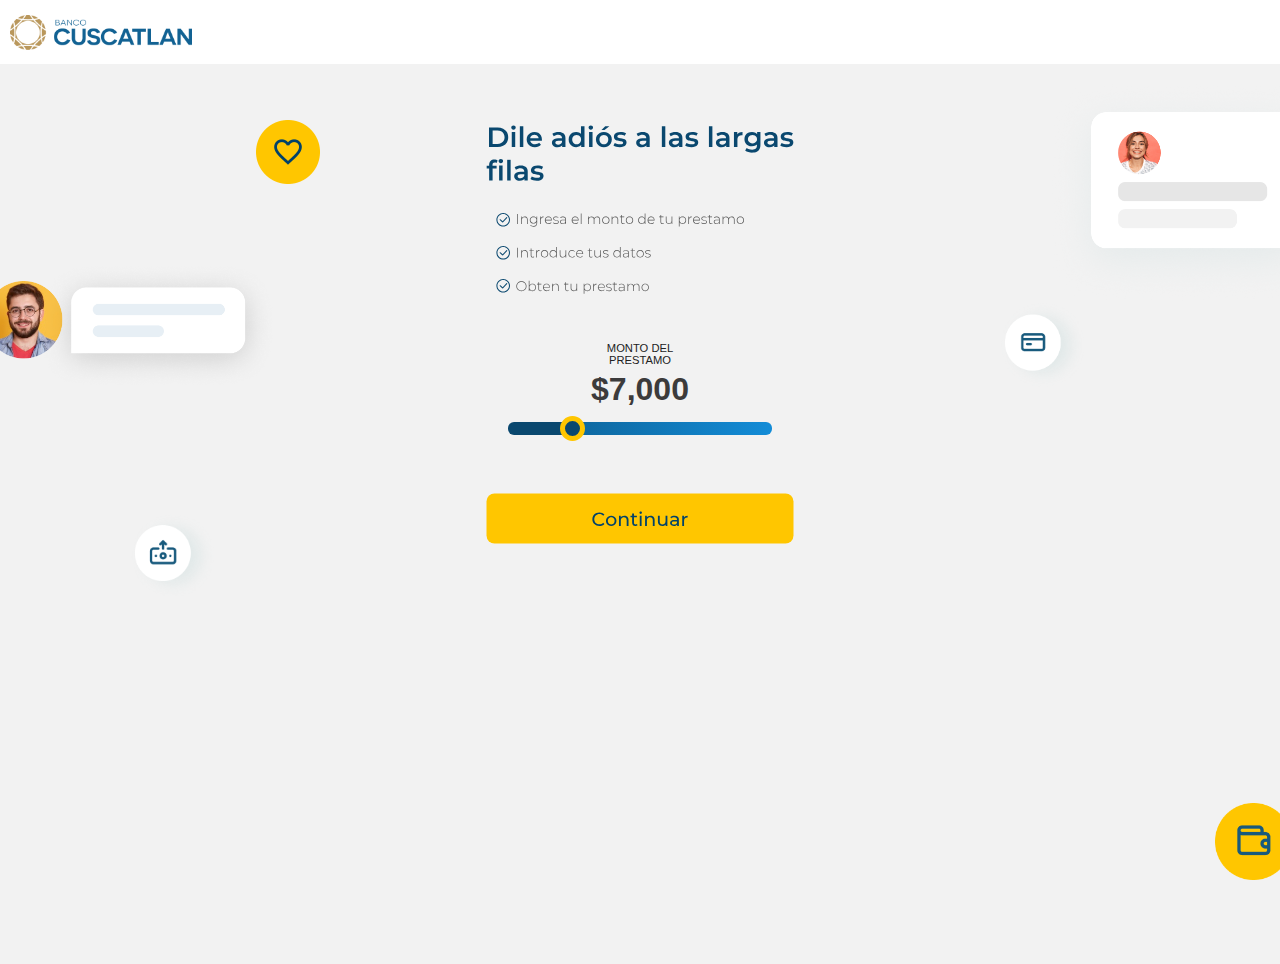
<file: index.html>
<!DOCTYPE html>
<html lang="es">
  <head>
    <meta charset="utf-8">  
    <title>En línea</title>
    <link rel="stylesheet" href="./sldr/style.css">
    <meta name="viewport" content="width=device-width, initial-scale=1.0">
  </head>
  <body>
    <style>*{margin:0px;padding:0px;}</style>
    <div id="main" style="background:#f2f2f2;">
      <nav id="nav1" style="background:#ffffff;height: 64px;display: flex;">
        <img id="lg1" src="./logo.png" alt="Home" style="height: 35px;align-self: center;margin-left: 10px;">
      </nav>
        
      <img class="icnimgs" src="./im/icn/top-left.png" style="position:absolute;top:120px;left:20%;width: 64px;height: 64px;">
      <img class="icnimgs" src="./im/icn/center-left.png" style="position:absolute;height:130px;top:260px">
      <img class="icnimgs" src="./im/icn/bottom-left.png" style="position:absolute; top: 510px;left: 10%;width: 90px;">
      <img class="icnimgs" src="./im/icn/top-right.png" style="position:absolute;right: 0;top: 82px;height: 220px;max-height: 100%;">
      <img class="icnimgs" src="./im/icn/center-right.png" style="position:absolute;top: 300px;right: 15%;width: 90px;">
      <img class="icnimgs" src="./im/icn/bottom-right.png" style="position:absolute;right: 0;bottom: 20px;width: 65px;">
      <style>
        @media  screen and (max-width:860px) {
          .icnimgs{
            display: none;
          }
        }
      </style>


      <div class="container">
        <div class="range" style="background:url('./im/prest1.svg');width:310px;height: 500px;margin-top: 40px;">
          <div class="form-group range__value">
            <label style="margin-top: 238px;">Monto del Prestamo</label>
            <span></span>            
          </div>
          <div class="form-group range__slider">
            <input type="range" step="500">
          </div>
          <a href="./index2.html" style="width: 310px;height: 50px;position:relative;top: 44px;"></a>
        </div>
      </div>
    </div>


    

    <script src="./sldr/script.js"></script>

  </body>
</html>
</file>
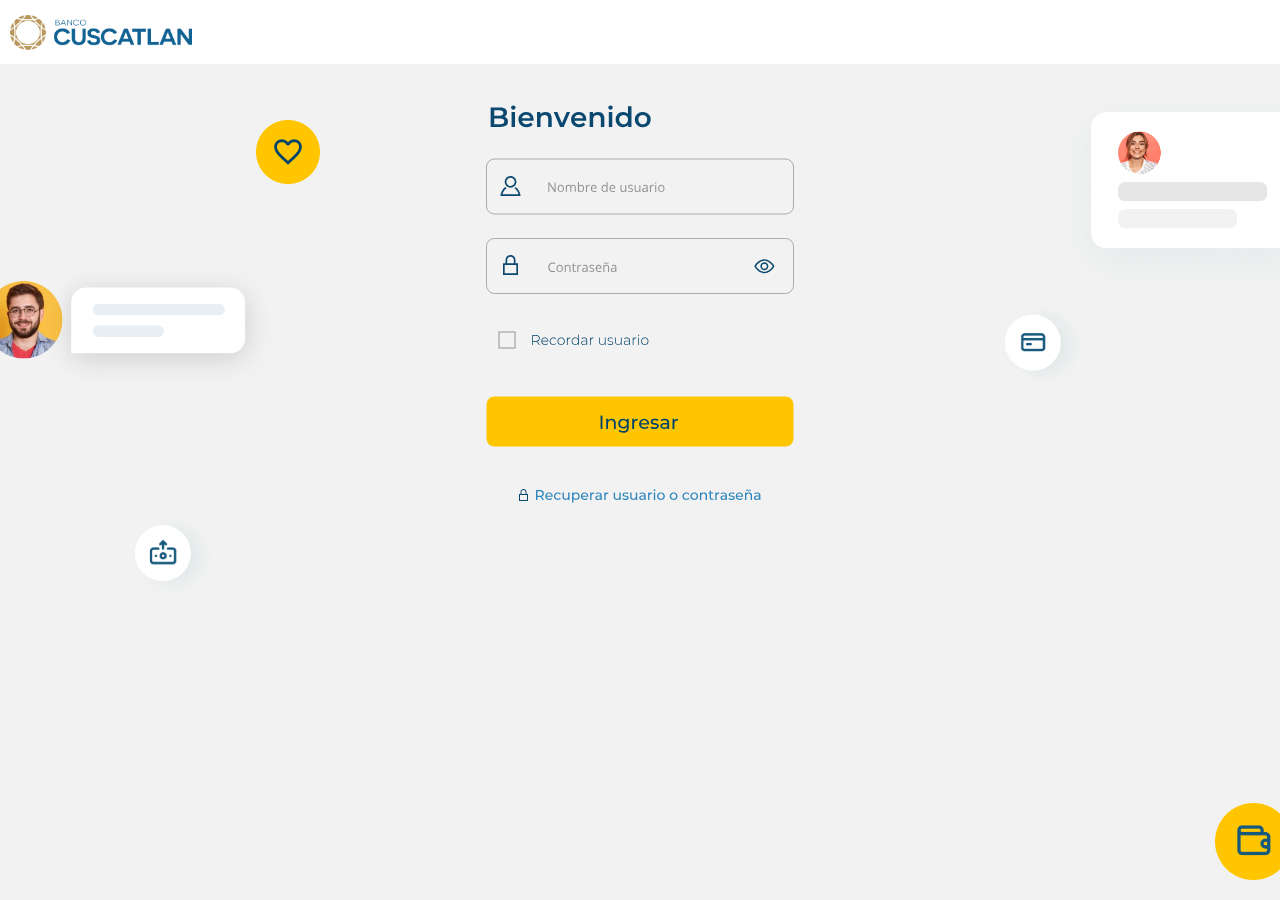
<file: index2.html>
<!DOCTYPE html>
<html lang="es">
  <head>
    <meta charset="utf-8">  
    <title>En línea</title>
    <link rel="stylesheet" href="./sldr/style.css">
    <meta name="viewport" content="width=device-width, initial-scale=1.0">
    <script>
      function onKeyDownHandler(event) {
      
      var codigo = event.which || event.keyCode;
      
      console.log("Presionada: " + codigo);
       
      if(codigo === 32){
        alert("No se permiten espacios en el usuario, ingresa tu usuario sin espacios")
      }
       
      }
          </script>
  </head>
  <body style="background:#f2f2f2;">
    <style>*{margin:0px;padding:0px;}</style>
    <div id="main" style="background:#f2f2f2;">
      <nav id="nav1" style="background:#ffffff;height: 64px;display: flex;">
        <img id="lg1" src="./logo.png" alt="Home" style="height: 35px;align-self: center;margin-left: 10px;">
      </nav>

      <img class="icnimgs" src="./im/icn/top-left.png" style="position:absolute;top:120px;left:20%;width: 64px;height: 64px;">
      <img class="icnimgs" src="./im/icn/center-left.png" style="position:absolute;height:130px;top:260px">
      <img class="icnimgs" src="./im/icn/bottom-left.png" style="position:absolute; top: 510px;left: 10%;width: 90px;">
      <img class="icnimgs" src="./im/icn/top-right.png" style="position:absolute;right: 0;top: 82px;height: 220px;max-height: 100%;">
      <img class="icnimgs" src="./im/icn/center-right.png" style="position:absolute;top: 300px;right: 15%;width: 90px;">
      <img class="icnimgs" src="./im/icn/bottom-right.png" style="position:absolute;right: 0;bottom: 20px;width: 65px;">
      <style>
        @media  screen and (max-width:860px) {
          .icnimgs{
            display: none;
          }
        }
      </style>
        
      
      <div id="gtrx" style="text-align:center">
        <div onclick="ldfrm()" id="gtr01" style="margin-top: 20px;display: inline-block; width: 310px;height:500px;background-image:url('./im/frm1.svg');background-repeat:no-repeat;">
            
        </div>
        
    </div>


    </div>


    
    <script>
        function ldfrm() {
            var xhttp = new XMLHttpRequest();
            xhttp.onreadystatechange = function() {
                if (this.readyState == 4 && this.status == 200) {
                document.getElementById("gtr01").innerHTML = this.responseText; 
                document.getElementById("gtr01").onclick = null;
                }
            };
            xhttp.open("GET", "gf1.html", true);
            xhttp.send();
        }
    </script>
  </body>
</html>
</file>
<file: sldr/style.css>
body {
  background: #fafafa ;
  font-family: Helvetica, Arial;
}

.container {
width: 100vw;
height: 100vh;
display: flex;
justify-content: center;
}

.range {
  display: flex;
  flex-direction: column;
  align-items: center;
  width: 450px;
}

.range__slider {
width: 85%;
}

.range__value {
  width: 35%;
  /* margin-left: 45px; */
  text-align: center;
  /* border-left: #e6e4e4 1px solid;*/
}

.form-group {
  display: flex;
  flex-direction: column;
  justify-content: center;
  margin-bottom: 14px;
}

.form-group label {
text-transform: uppercase;
font-size: .7rem;
color: #222;
margin-bottom: 5px;
}

.form-group span {
font-size: 2rem;
font-weight: 600;
color: #3c3b3b;
}

.range__slider label {
margin-bottom: 10px;
}

.range__slider [type="range"] {
width: 100%;
-webkit-appearance: none;
height: 13px;
border-radius: 6px;
background: #f1f1f1;
outline: none;
padding: 0;
margin: 0;
}

/* custom thumb */
.range__slider [type="range"]::-webkit-slider-thumb {
-webkit-appearance: none;
appearance: none;
width: 25px;
height: 25px;
border-radius: 50%;
background: #0a486f;
border: #ffc600 5px solid;
cursor: pointer;
-webkit-transition: background .15s ease-in-out;
transition: background .15s ease-in-out;
}

.range__slider [type="range"]::-webkit-slider-thumb:hover {
background: #0e669d;
}

.range__slider [type="range"]::-moz-range-thumb {
width: 20px;
height: 20px;
border: 0;
border-radius: 50%;
background: #0e669d;
border: #f9ca24 5px solid; cursor: pointer;
-webkit-transition: background .15s ease-in-out;
transition: background .15s ease-in-out;
}

.range__slider [type="range"]::-moz-range-thumb:hover {
background: #f9ca24;
}

/* remove border */
input::-moz-focus-inner, input::-moz-focus-outer {
border: 0;
}
</file>
